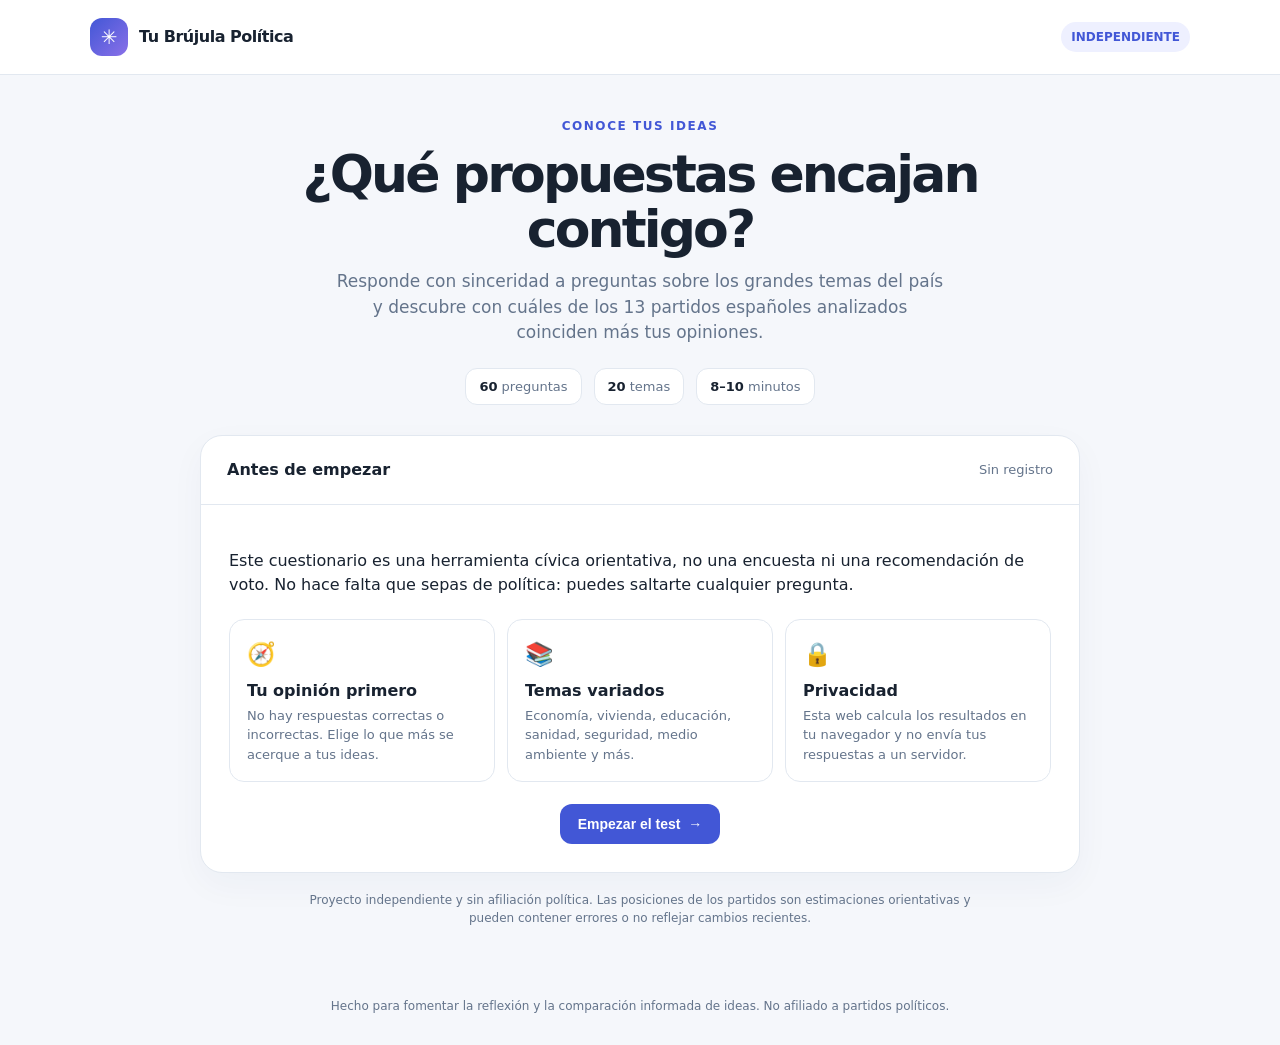
<file: index.html>
<!DOCTYPE html>
<html lang="es">
<head>
<meta charset="UTF-8">
<meta name="viewport" content="width=device-width, initial-scale=1.0">
<meta name="google-site-verification" content="oYpF4URqLlv9o0sjr9RIyTGwpwjkfcbhDL8C_k--Nxo" />
<title>Tu Brújula Política | Test ciudadano</title>
<link rel="stylesheet" href="style.css">
</head>
<body>
<header><div class="brand"><div class="logo">✳</div><span>Tu Brújula Política</span></div><span class="pill">INDEPENDIENTE</span></header>
<main>
<section class="hero">
<div class="eyebrow">Conoce tus ideas</div>
<h1>¿Qué propuestas encajan contigo?</h1>
<p>Responde con sinceridad a preguntas sobre los grandes temas del país y descubre con cuáles de los 13 partidos españoles analizados coinciden más tus opiniones.</p>
<div class="stats"><div class="stat"><strong>60</strong> preguntas</div><div class="stat"><strong>20</strong> temas</div><div class="stat"><strong>8–10</strong> minutos</div></div>
</section>
<section class="panel" id="intro">
<div class="panel-head"><h2>Antes de empezar</h2><span class="sub">Sin registro</span></div>
<div class="intro-content">
<p>Este cuestionario es una herramienta cívica orientativa, no una encuesta ni una recomendación de voto. No hace falta que sepas de política: puedes saltarte cualquier pregunta.</p>
<div class="intro-grid">
<div class="feature"><div class="emoji">🧭</div><strong>Tu opinión primero</strong><p>No hay respuestas correctas o incorrectas. Elige lo que más se acerque a tus ideas.</p></div>
<div class="feature"><div class="emoji">📚</div><strong>Temas variados</strong><p>Economía, vivienda, educación, sanidad, seguridad, medio ambiente y más.</p></div>
<div class="feature"><div class="emoji">🔒</div><strong>Privacidad</strong><p>Esta web calcula los resultados en tu navegador y no envía tus respuestas a un servidor.</p></div>
</div>
<div class="startrow"><button class="btn btn-primary" id="start">Empezar el test&nbsp; →</button></div>
</div>
</section>
<section class="panel hidden" id="quiz">
<div class="panel-head"><div><h2 id="stepTitle">Pregunta 1 de 60</h2><div class="sub" id="answered">0 respuestas completadas</div></div><span class="pill" id="percent">0%</span></div>
<div class="progress"><span id="progressBar"></span></div>
<div class="question-area"><div class="category" id="category"></div><div class="qnum" id="qnum"></div><h2 class="question" id="question"></h2><div class="answers" id="answers"></div></div>
<div class="nav"><button class="btn btn-secondary" id="prev">← Anterior</button><div class="nav-right"><button class="btn btn-secondary" id="skip">Saltar</button><button class="btn btn-primary" id="next">Siguiente →</button><button class="btn btn-primary hidden" id="finish">Ver resultados</button></div></div>
</section>
<section class="panel hidden" id="results">
<div class="results">
<div class="eyebrow">Tu resumen</div><h2>Has completado el cuestionario</h2>
<p id="summary"></p><div id="resultList" class="result-list"></div>
<div class="result-note"><strong>Sobre estos resultados:</strong> el porcentaje mide la cercanía entre tus respuestas y la posición estimada de cada partido en cada pregunta (programas electorales, votaciones parlamentarias y declaraciones públicas). Son valoraciones simplificadas de 1 a 5, no posiciones oficiales, y no constituyen una recomendación de voto. Consulta siempre las fuentes de cada partido.</div>
<details class="matrix-details"><summary>Ver cómo se ha puntuado cada partido, pregunta por pregunta</summary><div id="matrix"></div></details>
<div style="display:flex;gap:10px;flex-wrap:wrap;margin-top:22px"><button class="btn btn-primary" id="restart">Volver a empezar</button><button class="btn btn-secondary" id="print">Imprimir / guardar PDF</button></div>
</div>
</section>
<p class="disclaimer">Proyecto independiente y sin afiliación política. Las posiciones de los partidos son estimaciones orientativas y pueden contener errores o no reflejar cambios recientes.</p>
</main>
<footer>Hecho para fomentar la reflexión y la comparación informada de ideas. No afiliado a partidos políticos.</footer>
<script src="script.js" defer></script>
</body>
</html>
</file>
<file: style.css>
:root{--bg:#f5f7fb;--card:#fff;--ink:#182230;--muted:#64748b;--line:#e2e8f0;--accent:#4257d6;--accent2:#7887ff;--soft:#eef0ff;--green:#16866a}
*{box-sizing:border-box}body{margin:0;background:var(--bg);color:var(--ink);font-family:Inter,ui-sans-serif,system-ui,-apple-system,BlinkMacSystemFont,"Segoe UI",sans-serif;line-height:1.5}
header{padding:18px max(20px,calc((100% - 1100px)/2));display:flex;align-items:center;justify-content:space-between;background:#fff;border-bottom:1px solid var(--line)}
.brand{display:flex;align-items:center;gap:11px;font-weight:800;letter-spacing:-.03em}.logo{width:38px;height:38px;border-radius:12px;background:linear-gradient(135deg,var(--accent),#8a70e8);color:#fff;display:grid;place-items:center;font-size:20px}
.pill{font-size:12px;font-weight:700;color:var(--accent);background:var(--soft);padding:6px 10px;border-radius:999px}
main{max-width:920px;margin:0 auto;padding:42px 20px 70px}.hero{text-align:center;margin:0 auto 30px;max-width:700px}.eyebrow{text-transform:uppercase;letter-spacing:.13em;color:var(--accent);font-size:12px;font-weight:800}.hero h1{font-size:clamp(32px,6vw,52px);line-height:1.06;letter-spacing:-.055em;margin:12px 0}.hero p{font-size:17px;color:var(--muted);margin:0 auto;max-width:610px}
.stats{display:flex;justify-content:center;gap:12px;flex-wrap:wrap;margin-top:22px}.stat{padding:8px 13px;background:#fff;border:1px solid var(--line);border-radius:12px;font-size:13px;color:var(--muted)}.stat strong{color:var(--ink)}
.panel{background:var(--card);border:1px solid var(--line);border-radius:22px;box-shadow:0 12px 35px #24335b0a;overflow:hidden}.panel-head{padding:22px 26px;border-bottom:1px solid var(--line);display:flex;justify-content:space-between;align-items:center;gap:12px}.panel-head h2{font-size:16px;margin:0}.sub{font-size:13px;color:var(--muted)}.progress{height:5px;background:#eef1f7}.progress span{display:block;height:100%;width:0;background:linear-gradient(90deg,var(--accent),var(--accent2));transition:width .2s}
.question-area{padding:clamp(22px,5vw,42px)}.category{font-size:12px;color:var(--accent);font-weight:800;text-transform:uppercase;letter-spacing:.1em}.qnum{color:var(--muted);font-size:13px;margin:8px 0 15px}.question{font-size:clamp(22px,4vw,30px);line-height:1.22;letter-spacing:-.035em;margin:0 0 26px;max-width:700px}
.answers{display:grid;gap:10px}.answer{display:flex;align-items:center;gap:13px;text-align:left;width:100%;padding:14px 16px;background:#fff;border:1px solid var(--line);border-radius:13px;color:var(--ink);font-size:15px;cursor:pointer;transition:.15s}.answer:hover{border-color:#aab4ff;background:#fafaff}.answer.selected{border-color:var(--accent);background:var(--soft);box-shadow:inset 0 0 0 1px var(--accent)}.dot{width:19px;height:19px;border:1.5px solid #c5cede;border-radius:50%;flex:none;display:grid;place-items:center}.selected .dot{border-color:var(--accent)}.selected .dot:after{content:"";width:9px;height:9px;border-radius:50%;background:var(--accent)}
.nav{padding:18px 26px;border-top:1px solid var(--line);display:flex;justify-content:space-between;align-items:center;gap:10px;background:#fcfcfe}.btn{border:0;border-radius:12px;padding:12px 18px;font-weight:750;font-size:14px;cursor:pointer}.btn-primary{background:var(--accent);color:white}.btn-primary:hover{background:#3447c4}.btn-secondary{background:#fff;border:1px solid var(--line);color:var(--ink)}.btn:disabled{opacity:.4;cursor:not-allowed}.nav-right{display:flex;gap:9px}
.disclaimer{text-align:center;font-size:12px;color:var(--muted);max-width:680px;margin:18px auto 0}
.hidden{display:none!important}.intro-content{padding:28px}.intro-grid{display:grid;grid-template-columns:repeat(3,1fr);gap:12px;margin:22px 0}.feature{padding:17px;border:1px solid var(--line);border-radius:15px}.feature .emoji{font-size:23px}.feature strong{display:block;margin:7px 0 3px}.feature p{margin:0;color:var(--muted);font-size:13px}.startrow{display:flex;justify-content:center;margin-top:20px}
.results{padding:clamp(22px,5vw,42px)}.results h2{font-size:30px;letter-spacing:-.04em;margin:0 0 8px}.results p{color:var(--muted)}.result-list{display:grid;gap:15px;margin:26px 0}.result-item{border:1px solid var(--line);padding:16px;border-radius:14px}.result-top{display:flex;justify-content:space-between;gap:12px;font-weight:750}.bar{height:9px;border-radius:99px;background:#edf0f6;overflow:hidden;margin-top:10px}.bar span{display:block;height:100%;background:linear-gradient(90deg,var(--accent),#8b7af0);border-radius:99px}.result-note{padding:14px;background:#f8f9fc;border-radius:12px;font-size:13px;color:var(--muted)}
footer{max-width:920px;margin:0 auto;padding:0 20px 30px;text-align:center;color:var(--muted);font-size:12px}
@media(max-width:620px){header{padding:14px 16px}.pill{display:none}main{padding:28px 13px 50px}.intro-grid{grid-template-columns:1fr}.panel-head{padding:17px}.nav{padding:15px}.answer{padding:13px}.hero p{font-size:15px}}

.swatch{display:inline-block;width:11px;height:11px;border-radius:50%;margin-right:8px;vertical-align:baseline}
.result-top small{font-weight:500;margin-left:4px}
.cat-details,.matrix-details{margin-top:10px}.cat-details summary,.matrix-details summary{cursor:pointer;font-size:13px;font-weight:700;color:var(--accent)}
.cat-row{display:grid;grid-template-columns:minmax(120px,210px) 1fr 42px;gap:10px;align-items:center;font-size:12.5px;color:var(--muted);margin-top:7px}.cat-row b{color:var(--ink);text-align:right}
.cat-bar{height:6px;border-radius:99px;background:#edf0f6;overflow:hidden}.cat-bar i{display:block;height:100%;border-radius:99px}
.matrix-details{margin:16px 0}.matrix-scroll{overflow-x:auto;margin-top:12px;border:1px solid var(--line);border-radius:12px}
.matrix-table{border-collapse:collapse;font-size:12px;min-width:900px;width:100%}.matrix-table th,.matrix-table td{padding:6px 7px;border-bottom:1px solid var(--line);text-align:center}
.matrix-table th{background:#f8f9fc;position:sticky;top:0}.matrix-table td.q{text-align:left;min-width:260px;color:var(--ink)}.matrix-table td.me{font-weight:800;color:var(--accent);background:var(--soft)}
.matrix-table .cat-line td{text-align:left;background:#f1f3f9;font-weight:800;font-size:11px;letter-spacing:.06em;text-transform:uppercase;color:var(--accent)}
.v{font-weight:700}.v1{background:#fde8e8}.v2{background:#fdf1e3}.v3{background:#f6f6f0}.v4{background:#e8f4ec}.v5{background:#d6efe0}.v0{color:#9aa5b8}
@media(max-width:620px){.cat-row{grid-template-columns:1fr 70px 38px}}
@media print{.nav,.startrow,#restart,#print,header{display:none}.matrix-details[open]{display:block}}
</file>
